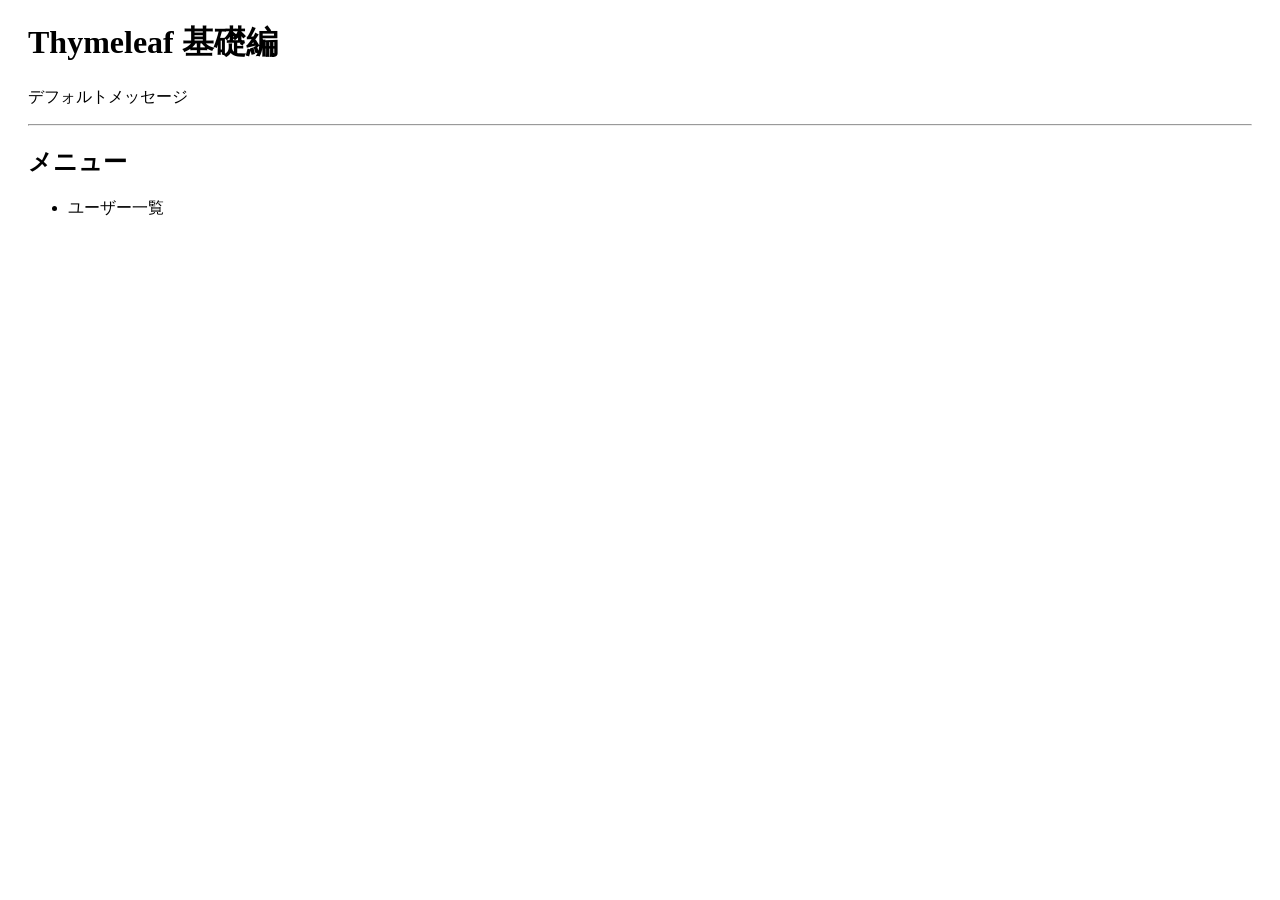
<file: src/main/resources/templates/index.html>
<!DOCTYPE html>
<html xmlns:th="http://www.thymeleaf.org">
<head>
    <meta charset="UTF-8">
    <title>Thymeleaf 基礎編</title>
</head>
<body>
    <!-- ヘッダーフラグメント挿入 -->
    <div th:replace="~{fragments/header :: header}"></div>
    <!-- チャレンジ 1: サイドバーフラグメントの作成 -->
    <div th:replace="~{fragments/sidebar :: sidebar}"></div>
    
    <main style="padding: 0 20px;">
        <h1>Thymeleaf 基礎編</h1>
        <!-- th:text で変数を表示 -->
        <p th:text="${message}">デフォルトメッセージ</p>
        <hr>
        <h2>メニュー</h2>
        <ul>
            <!-- <li><a href="/users">ユーザー一覧</a></li> -->
            <li>
                <!-- 基本的なリンク-->
                <a th:href="@{/users}">ユーザー一覧</a>

                <!-- パラメータ付きリンク 
                <a th:href="@{/user/{id}(id=${user.id})}">詳細</a> -->

                <!-- クエリパラメータ付きリンク -->
            <!-- <a th:href="@{/users(page=${currentPage}, size=10)}">ページ</a> -->
            </li>
        </ul>
    </main>
    
    <!-- フッダーフラグメント挿入 -->
    <div th:replace="~{fragments/footer :: footer}"></div>
</body>
</html>
</file>
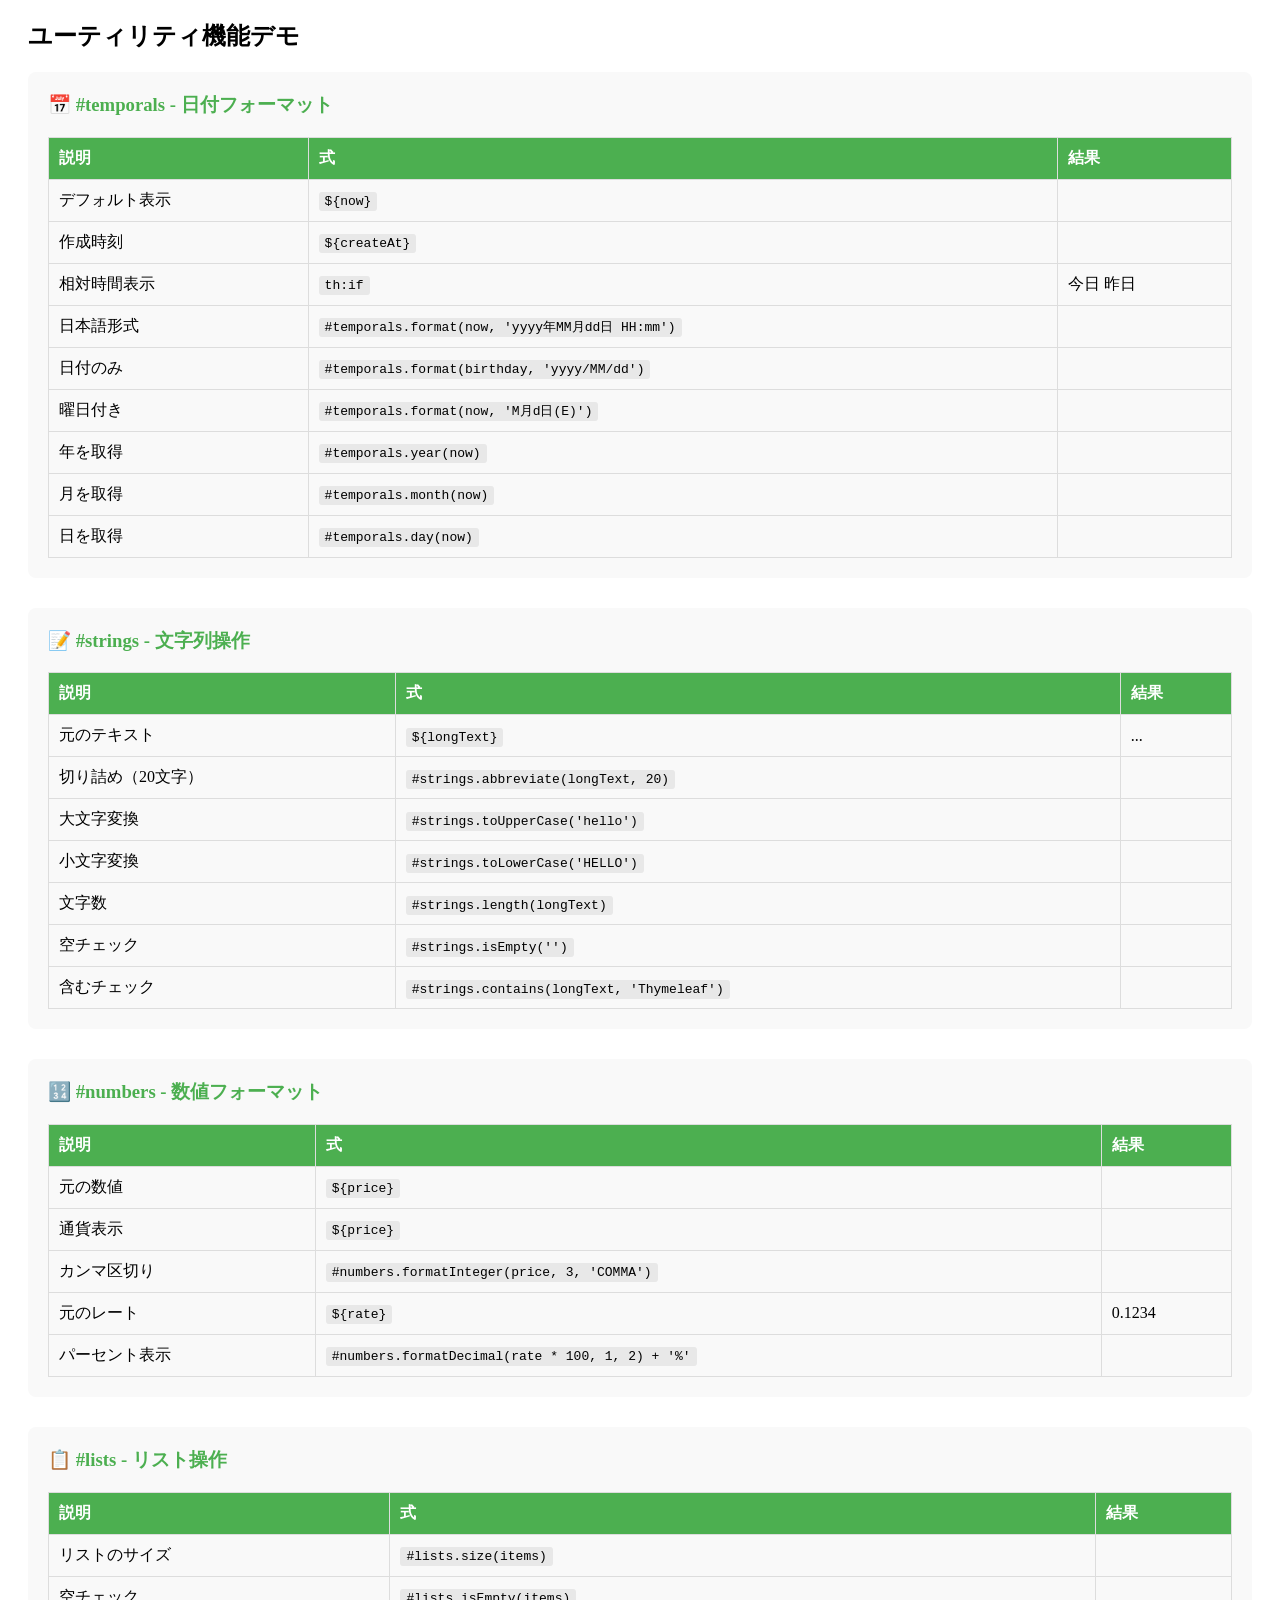
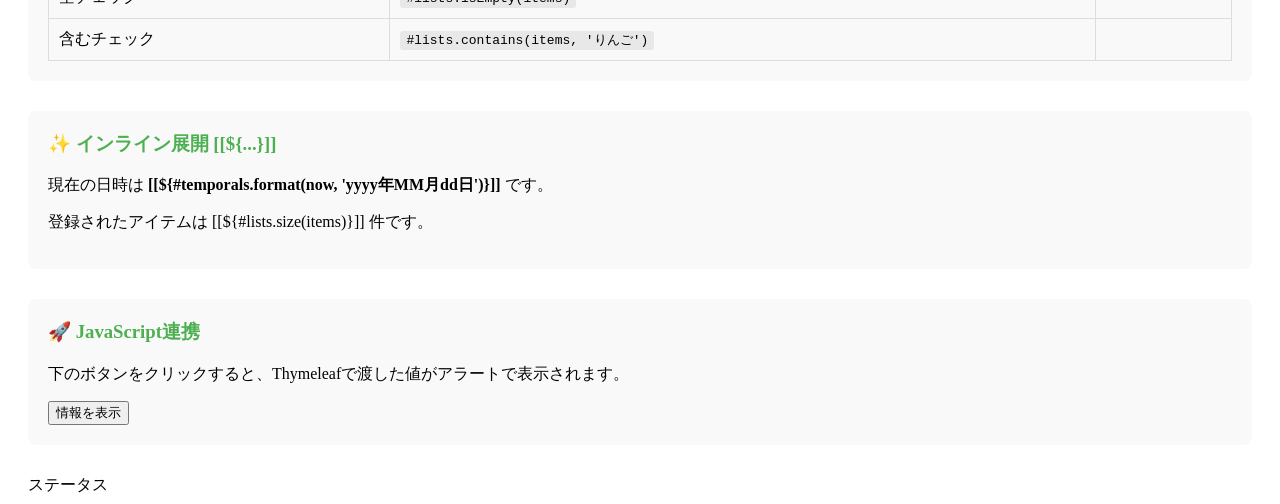
<file: src/main/resources/templates/demo.html>
<!DOCTYPE html>
<html xmlns:th="http://www.thymeleaf.org">
<head>
    <meta charset="UTF-8">
    <title>ユーティリティデモ</title>
    <style>
        .section { 
            margin-bottom: 30px; 
            padding: 20px; 
            background-color: #f9f9f9;
            border-radius: 8px;
        }
        .section h3 { margin-top: 0; color: #4CAF50; }
        table { border-collapse: collapse; width: 100%; }
        th, td { border: 1px solid #ddd; padding: 10px; text-align: left; }
        th { background-color: #4CAF50; color: white; }
        code { background-color: #e8e8e8; padding: 2px 6px; border-radius: 3px; }
        .badge-success {
            background-color: green;
            color: white;
            padding: 5px 10px;
        }
    </style>
</head>
<body>
    <!-- ヘッダーフラグメント -->
    <div th:replace="~{fragments/header :: header}"></div>
    
    <main style="padding: 0 20px;">
        <h2>ユーティリティ機能デモ</h2>
        
        <!-- 日付フォーマット -->
        <div class="section">
            <h3>📅 #temporals - 日付フォーマット</h3>
            <table>
                <tr>
                    <th>説明</th>
                    <th>式</th>
                    <th>結果</th>
                </tr>
                <tr>
                    <td>デフォルト表示</td>
                    <td><code>${now}</code></td>
                    <td th:text="${now}"></td>
                </tr>
            <!-- チャレンジ 1: 相対時間表示 -->
                <tr>
                    <td>作成時刻</td>
                    <td><code>${createAt}</code></td>
                    <td th:text="${createAt}"></td>
                </tr>   
                <tr>
                    <td>相対時間表示</td>
                    <!-- 
                    <td><code>${relativeTime}</code></td>
                    <td th:text="${relativeTime}">3時間前</td>  -->
                    <td><code>th:if</code></td>
                    <td>
                        <span th:if="${#temporals.format(now, 'yyyy-MM-dd') == #temporals.format(createAt, 'yyyy-MM-dd')}">
                            今日
                        </span>
                        <span th:if="${#temporals.format(now.minusDays(1), 'yyyy-MM-dd') == #temporals.format(createAt, 'yyyy-MM-dd')}">
                            昨日
                        </span>
                    </td>
                </tr>

                <tr>
                    <td>日本語形式</td>
                    <td><code>#temporals.format(now, 'yyyy年MM月dd日 HH:mm')</code></td>
                    <td th:text="${#temporals.format(now, 'yyyy年MM月dd日 HH:mm')}"></td>
                </tr>
                <tr>
                    <td>日付のみ</td>
                    <td><code>#temporals.format(birthday, 'yyyy/MM/dd')</code></td>
                    <td th:text="${#temporals.format(birthday, 'yyyy/MM/dd')}"></td>
                </tr>
                <tr>
                    <td>曜日付き</td>
                    <td><code>#temporals.format(now, 'M月d日(E)')</code></td>
                    <td th:text="${#temporals.format(now, 'M月d日(E)')}"></td>
                </tr>
                <tr>
                    <td>年を取得</td>
                    <td><code>#temporals.year(now)</code></td>
                    <td th:text="${#temporals.year(now)}"></td>
                </tr>
                <tr>
                    <td>月を取得</td>
                    <td><code>#temporals.month(now)</code></td>
                    <td th:text="${#temporals.month(now)}"></td>
                </tr>
                <tr>
                    <td>日を取得</td>
                    <td><code>#temporals.day(now)</code></td>
                    <td th:text="${#temporals.day(now)}"></td>
                </tr>
            </table>
        </div>
        
        <!-- 文字列操作 -->
        <div class="section">
            <h3>📝 #strings - 文字列操作</h3>
            <table>
                <tr>
                    <th>説明</th>
                    <th>式</th>
                    <th>結果</th>
                </tr>
                <tr>
                    <td>元のテキスト</td>
                    <td><code>${longText}</code></td>
                    <td th:text="${longText}">...</td>
                </tr>
                <tr>
                    <td>切り詰め（20文字）</td>
                    <td><code>#strings.abbreviate(longText, 20)</code></td>
                    <td th:text="${#strings.abbreviate(longText, 20)}"></td>
                </tr>
                <tr>
                    <td>大文字変換</td>
                    <td><code>#strings.toUpperCase('hello')</code></td>
                    <td th:text="${#strings.toUpperCase('hello')}"></td>
                </tr>
                <tr>
                    <td>小文字変換</td>
                    <td><code>#strings.toLowerCase('HELLO')</code></td>
                    <td th:text="${#strings.toLowerCase('HELLO')}"></td>
                </tr>
                <tr>
                    <td>文字数</td>
                    <td><code>#strings.length(longText)</code></td>
                    <td th:text="${#strings.length(longText)}"></td>
                </tr>
                <tr>
                    <td>空チェック</td>
                    <td><code>#strings.isEmpty('')</code></td>
                    <td th:text="${#strings.isEmpty('')}"></td>
                </tr>
                <tr>
                    <td>含むチェック</td>
                    <td><code>#strings.contains(longText, 'Thymeleaf')</code></td>
                    <td th:text="${#strings.contains(longText, 'Thymeleaf')}"></td>
                </tr>
            </table>
        </div>
        
        <!-- 数値フォーマット -->
        <div class="section">
            <h3>🔢 #numbers - 数値フォーマット</h3>
            <table>
                <tr>
                    <th>説明</th>
                    <th>式</th>
                    <th>結果</th>
                </tr>
                <tr>
                    <td>元の数値</td>
                    <td><code>${price}</code></td>
                    <td th:text="${price}"></td>
                </tr>
                <!-- チャレンジ 2: 通貨フォーマット -->
                <tr>
                    <td>通貨表示</td>
                    <td><code>${price}</code></td>
                    <td th:text="'¥' + ${#numbers.formatInteger(price, 3, 'COMMA')}"></td>
                </tr>
                <tr>
                    <td>カンマ区切り</td>
                    <td><code>#numbers.formatInteger(price, 3, 'COMMA')</code></td>
                    <td th:text="${#numbers.formatInteger(price, 3, 'COMMA')}"></td>
                </tr>
                <tr>
                    <td>元のレート</td>
                    <td><code>${rate}</code></td>
                    <td th:text="${rate}">0.1234</td>
                </tr>
                <tr>
                    <td>パーセント表示</td>
                    <td><code>#numbers.formatDecimal(rate * 100, 1, 2) + '%'</code></td>
                    <td th:text="${#numbers.formatDecimal(rate * 100, 1, 2) + '%'}"></td>
                </tr>
            </table>
        </div>
        
        <!-- リスト操作 -->
        <div class="section">
            <h3>📋 #lists - リスト操作</h3>
            <table>
                <tr>
                    <th>説明</th>
                    <th>式</th>
                    <th>結果</th>
                </tr>
                <tr>
                    <td>リストのサイズ</td>
                    <td><code>#lists.size(items)</code></td>
                    <td th:text="${#lists.size(items)}"></td>
                </tr>
                <tr>
                    <td>空チェック</td>
                    <td><code>#lists.isEmpty(items)</code></td>
                    <td th:text="${#lists.isEmpty(items)}"></td>
                </tr>
                <tr>
                    <td>含むチェック</td>
                    <td><code>#lists.contains(items, 'りんご')</code></td>
                    <td th:text="${#lists.contains(items, 'りんご')}"></td>
                </tr>
            </table>
        </div>
        
        <!-- インライン展開 -->
        <div class="section">
            <h3 th:inline="none">✨ インライン展開 [[${...}]]</h3>
            <p>
                現在の日時は <strong>[[${#temporals.format(now, 'yyyy年MM月dd日')}]]</strong> です。
            </p>
            <p>
                登録されたアイテムは [[${#lists.size(items)}]] 件です。
            </p>
        </div>
        
        <!-- JavaScript連携 -->
        <div class="section">
            <h3>🚀 JavaScript連携</h3>
            <p>下のボタンをクリックすると、Thymeleafで渡した値がアラートで表示されます。</p>
            <button onclick="showInfo()">情報を表示</button>
            
            <script th:inline="javascript">
                // Thymeleaf変数をJavaScriptで使用
                const currentDate = /*[[${#temporals.format(now, 'yyyy-MM-dd')}]]*/ '2024-01-01';
                const itemCount = /*[[${#lists.size(items)}]]*/ 0;
                const itemList = /*[[${items}]]*/ [];
                
                function showInfo() {
                    alert('日付: ' + currentDate + '\n' +
                          'アイテム数: ' + itemCount + '\n' +
                          'アイテム: ' + itemList.join(', '));
                }
            </script>
        </div>

        <span id="status-badge">ステータス</span>


        <script th:inline="javascript">
            const status = /*[[${status}]]*/ 'default';
            document.getElementById('status-badge').className = 'badge-' + status;
        </script>

    </main>

    <!-- フッターフラグメント -->
    <div th:replace="~{fragments/footer :: footer}"></div>

</body>
</html>
</file>
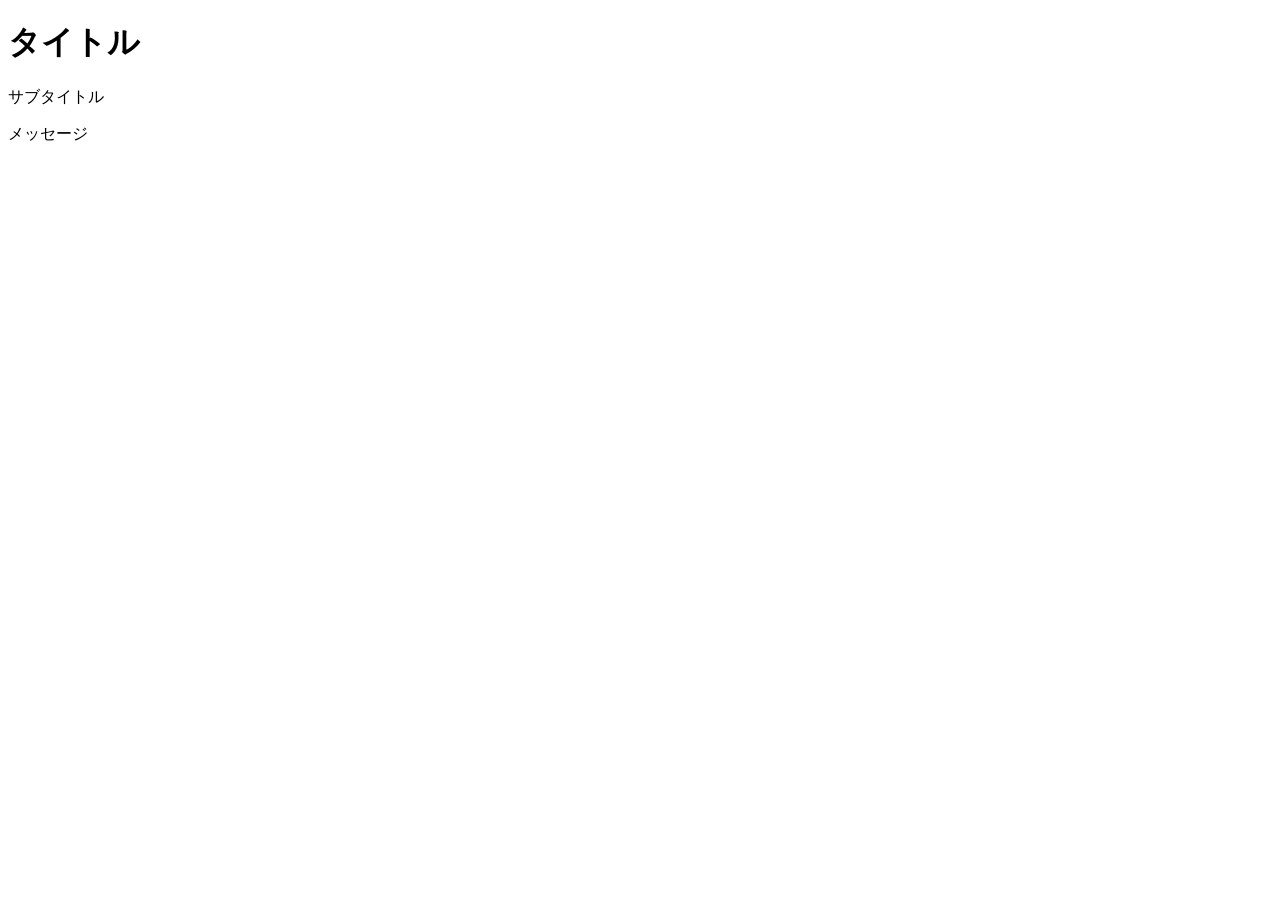
<file: src/main/resources/templates/fragments/common.html>
<!DOCTYPE html>
<html xmlns:th="http://www.thymeleaf.org">
<head th:fragment="commonHead(pageTitle)">
    <meta charset="UTF-8">
    <title th:text="${pageTitle}">ページタイトル</title>
    <link rel="stylesheet" th:href="@{/css/common.css}">
</head>
<body>
    <div th:fragment="pageTitle(title, subtitle)">
        <h1 th:text="${title}">タイトル</h1>
        <p th:if="${subtitle}" th:text="${subtitle}">サブタイトル</p>
    </div>

    <div th:fragment="alert(type, message)"
         th:class="'alert alert-' + ${type}">
        <span th:text="${message}">メッセージ</span>
    </div>
</body>
</html>
</file>
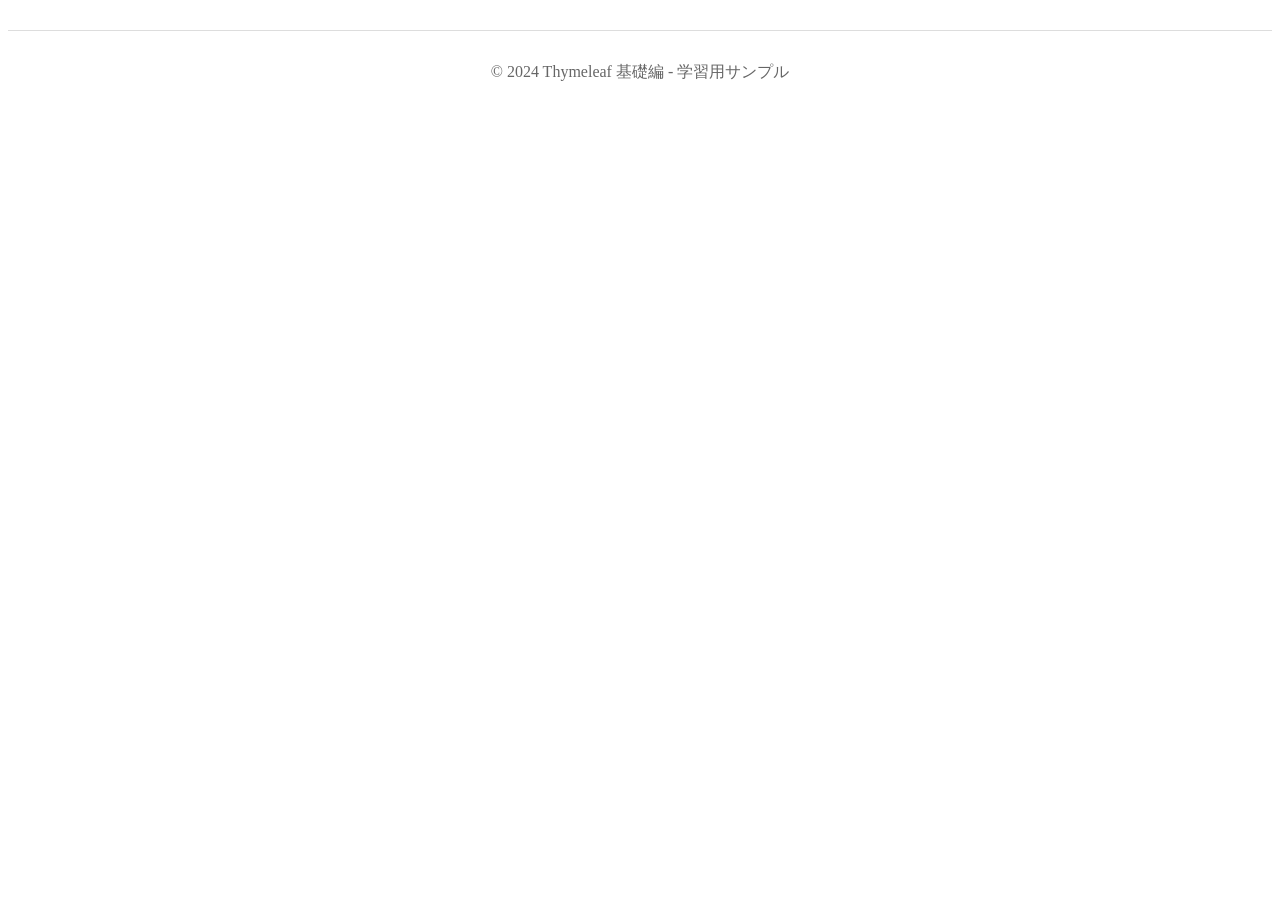
<file: src/main/resources/templates/fragments/footer.html>
<!DOCTYPE html>
<html xmlns:th="http://www.thymeleaf.org">
<head>
    <meta charset="UTF-8">
</head>
<body>
    <!-- フッターフラグメント -->
    <footer th:fragment="footer" style="border-top: 1px solid #ddd; padding: 15px; margin-top: 30px; text-align: center; color: #666;">
        <p>© 2024 Thymeleaf 基礎編 - 学習用サンプル</p>
    </footer>
</body>
</html>
</file>
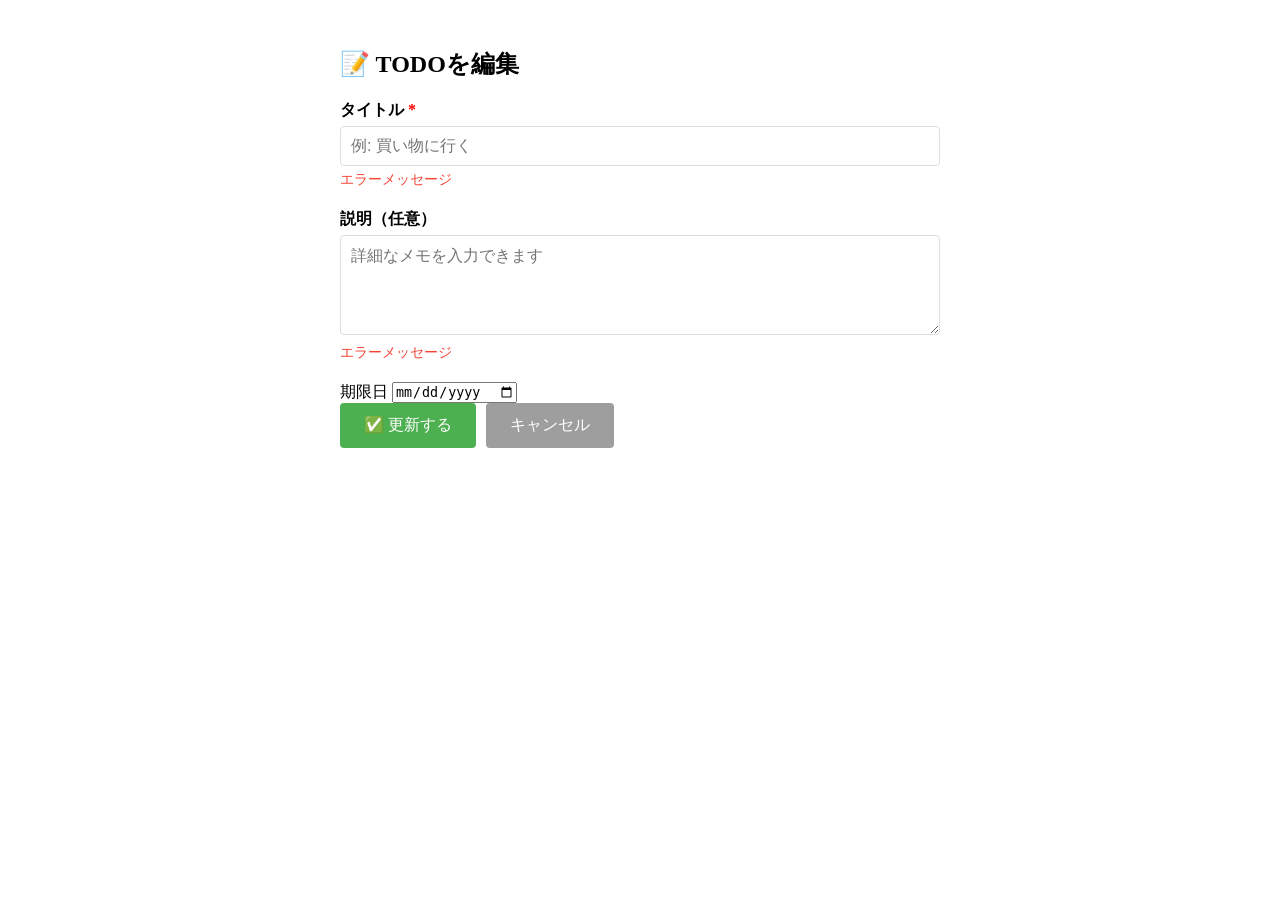
<file: src/main/resources/templates/todos/edit.html>
<!DOCTYPE html>
<html xmlns:th="http://www.thymeleaf.org">
<head>
    <meta charset="UTF-8">
    <title>TODO編集</title>
    <style>
        .form-container {
            max-width: 600px;
            margin: 0 auto;
            padding: 20px;
        }
        .form-group {
            margin-bottom: 20px;
        }
        .form-group label {
            display: block;
            margin-bottom: 5px;
            font-weight: bold;
        }
        .form-group input,
        .form-group textarea {
            width: 100%;
            padding: 10px;
            border: 1px solid #ddd;
            border-radius: 4px;
            font-size: 16px;
            box-sizing: border-box;
        }
        .form-group textarea {
            min-height: 100px;
            resize: vertical;
        }
        .form-group input:focus,
        .form-group textarea:focus {
            outline: none;
            border-color: #4CAF50;
        }
        .error-message {
            color: #f44336;
            font-size: 14px;
            margin-top: 5px;
        }
        .btn-group {
            display: flex;
            gap: 10px;
        }
        .btn {
            padding: 12px 24px;
            border: none;
            border-radius: 4px;
            cursor: pointer;
            font-size: 16px;
        }
        .btn-primary {
            background-color: #4CAF50;
            color: white;
        }
        .btn-secondary {
            background-color: #9e9e9e;
            color: white;
            text-decoration: none;
            display: inline-block;
        }
    </style>
</head>
<body>
    <!-- ヘッダーフラグメント -->
    <div th:replace="~{fragments/header :: header}"></div>
    
    <main style="padding: 0 20px;">
        <div class="form-container">
            <h2>📝 TODOを編集</h2>
            
            <form th:action="@{/todos/{id}(id=${todoId})}" th:object="${todoForm}" method="post">
                <div class="form-group">
                    <label for="title">タイトル <span style="color: red;">*</span></label>
                    <input type="text" id="title" th:field="*{title}" 
                           placeholder="例: 買い物に行く"
                           th:classappend="${#fields.hasErrors('title')} ? 'error' : ''">
                    <p class="error-message" th:if="${#fields.hasErrors('title')}" th:errors="*{title}">エラーメッセージ</p>
                </div>
                
                <div class="form-group">
                    <label for="description">説明（任意）</label>
                    <textarea id="description" th:field="*{description}" 
                              placeholder="詳細なメモを入力できます"></textarea>
                    <p class="error-message" th:if="${#fields.hasErrors('description')}" th:errors="*{description}">エラーメッセージ</p>
                </div>

                <div>
                <label for="dueDate">期限日</label>
                <input type="date" id="dueDate" th:field="*{dueDate}">
                </div>
                
                <div class="btn-group">
                    <button type="submit" class="btn btn-primary">✅ 更新する</button>
                    <a th:href="@{/todos}" class="btn btn-secondary">キャンセル</a>
                </div>
            </form>
        </div>
    </main>
    
    <!-- フッターフラグメント -->
    <div th:replace="~{fragments/footer :: footer}"></div>
</body>
</html>
</file>
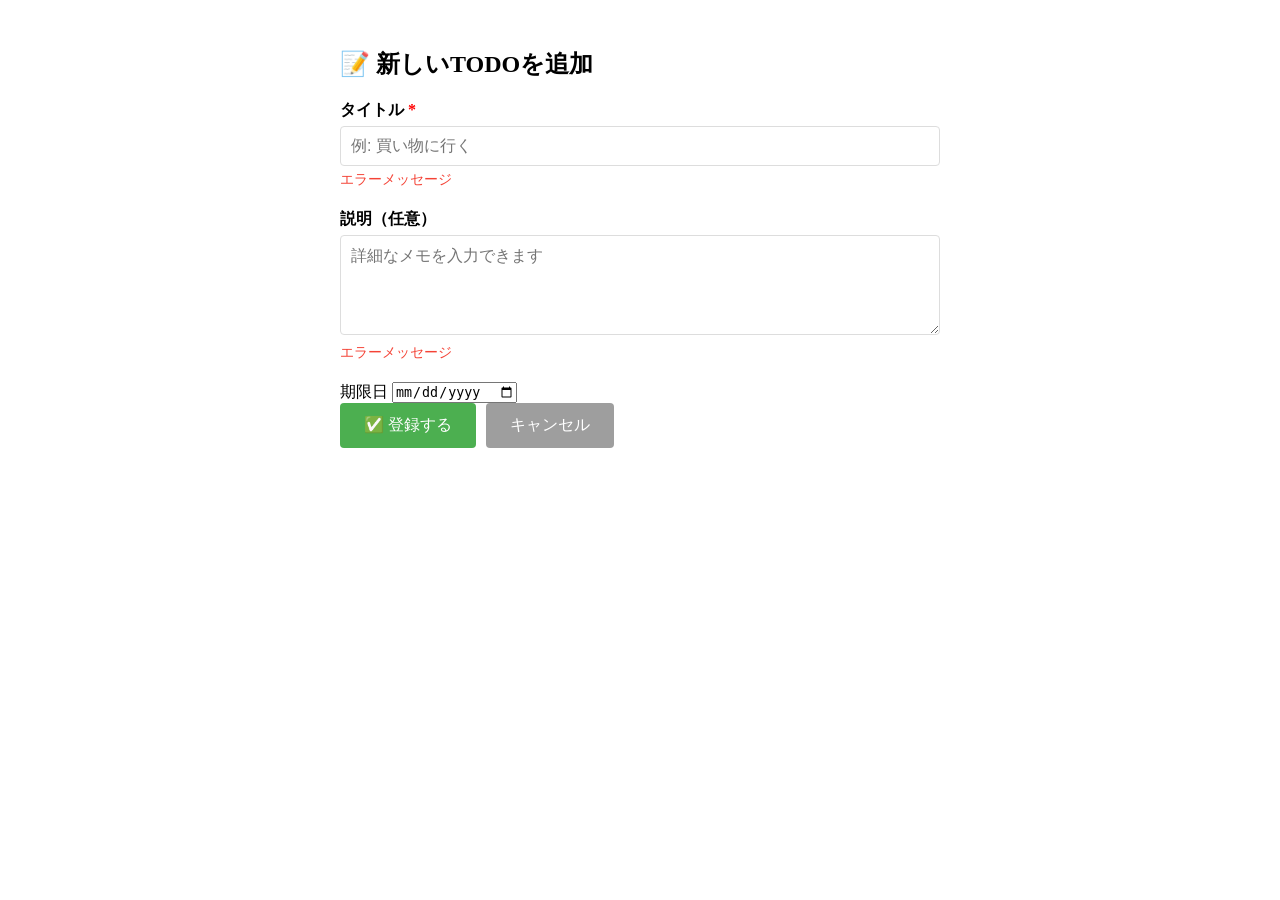
<file: src/main/resources/templates/todos/form.html>
<!DOCTYPE html>
<html xmlns:th="http://www.thymeleaf.org">
<head>
    <meta charset="UTF-8">
    <title>TODO登録</title>
    <style>
        .form-container {
            max-width: 600px;
            margin: 0 auto;
            padding: 20px;
        }
        .form-group {
            margin-bottom: 20px;
        }
        .form-group label {
            display: block;
            margin-bottom: 5px;
            font-weight: bold;
        }
        .form-group input,
        .form-group textarea {
            width: 100%;
            padding: 10px;
            border: 1px solid #ddd;
            border-radius: 4px;
            font-size: 16px;
            box-sizing: border-box;
        }
        .form-group textarea {
            min-height: 100px;
            resize: vertical;
        }
        .form-group input:focus,
        .form-group textarea:focus {
            outline: none;
            border-color: #4CAF50;
        }
        .error-message {
            color: #f44336;
            font-size: 14px;
            margin-top: 5px;
        }
        .btn-group {
            display: flex;
            gap: 10px;
        }
        .btn {
            padding: 12px 24px;
            border: none;
            border-radius: 4px;
            cursor: pointer;
            font-size: 16px;
        }
        .btn-primary {
            background-color: #4CAF50;
            color: white;
        }
        .btn-secondary {
            background-color: #9e9e9e;
            color: white;
            text-decoration: none;
            display: inline-block;
        }
    </style>
</head>
<body>
    <!-- ヘッダーフラグメント -->
    <div th:replace="~{fragments/header :: header}"></div>
    
    <main style="padding: 0 20px;">
        <div class="form-container">
            <h2>📝 新しいTODOを追加</h2>
            
            <form th:action="@{/todos}" th:object="${todoForm}" method="post">
                <div class="form-group">
                    <label for="title">タイトル <span style="color: red;">*</span></label>
                    <input type="text" id="title" th:field="*{title}" 
                           placeholder="例: 買い物に行く"
                           th:classappend="${#fields.hasErrors('title')} ? 'error' : ''">
                    <p class="error-message" th:if="${#fields.hasErrors('title')}" th:errors="*{title}">エラーメッセージ</p>
                </div>
                
                <div class="form-group">
                    <label for="description">説明（任意）</label>
                    <textarea id="description" th:field="*{description}" 
                              placeholder="詳細なメモを入力できます"></textarea>
                    <p class="error-message" th:if="${#fields.hasErrors('description')}" th:errors="*{description}">エラーメッセージ</p>
                </div>
                
                <div>
                <label for="dueDate">期限日</label>
                <input type="date" id="dueDate" th:field="*{dueDate}">
                </div>  

                <div class="btn-group">
                    <button type="submit" class="btn btn-primary">✅ 登録する</button>
                    <a th:href="@{/todos}" class="btn btn-secondary">キャンセル</a>
                </div>
            </form>
        </div>
    </main>
    
    <!-- フッターフラグメント -->
    <div th:replace="~{fragments/footer :: footer}"></div>
</body>
</html>
</file>
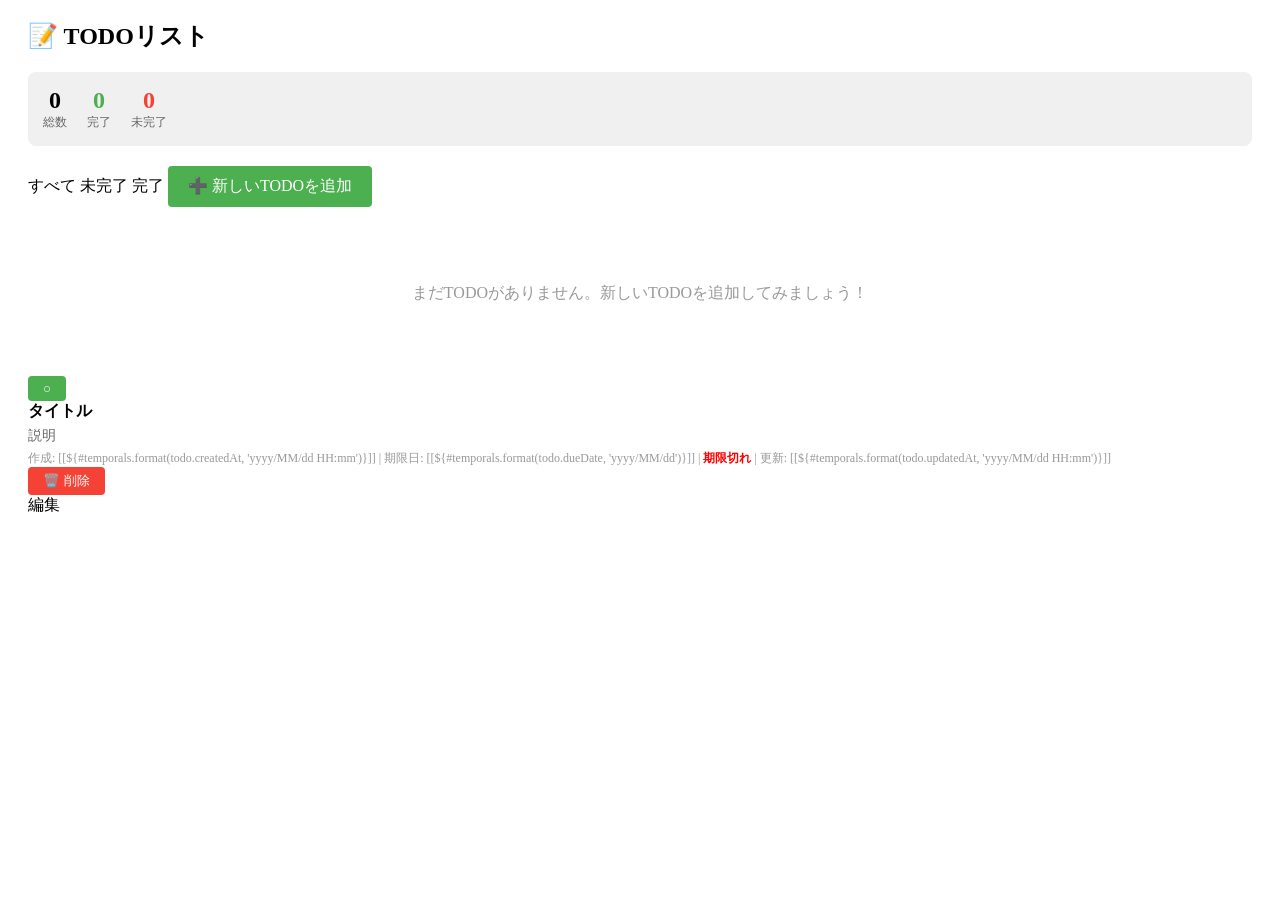
<file: src/main/resources/templates/todos/list.html>
<!DOCTYPE html>
<html xmlns:th="http://www.thymeleaf.org">
<head>
    <meta charset="UTF-8">
    <title>TODO一覧</title>
    <style>
        .stats { 
            display: flex; 
            gap: 20px; 
            margin-bottom: 20px;
            padding: 15px;
            background-color: #f0f0f0;
            border-radius: 8px;
        }
        .stat-item { text-align: center; }
        .stat-number { font-size: 24px; font-weight: bold; }
        .stat-label { font-size: 12px; color: #666; }
        
        .todo-list { list-style: none; padding: 0; }
        .todo-item {
            display: flex;
            align-items: center;
            padding: 15px;
            margin-bottom: 10px;
            background-color: white;
            border: 1px solid #ddd;
            border-radius: 8px;
        }
        .todo-item.completed { background-color: #f9f9f9; opacity: 0.7; }
        .todo-item.completed .todo-title { text-decoration: line-through; }
        
        .todo-checkbox { margin-right: 15px; }
        .todo-content { flex: 1; }
        .todo-title { font-weight: bold; margin-bottom: 5px; }
        .todo-description { color: #666; font-size: 14px; }
        .todo-meta { font-size: 12px; color: #999; margin-top: 5px; }
        
        .todo-actions { display: flex; gap: 10px; }
        .btn { 
            padding: 5px 15px; 
            border: none; 
            border-radius: 4px; 
            cursor: pointer; 
        }
        .btn-toggle { background-color: #4CAF50; color: white; }
        .btn-delete { background-color: #f44336; color: white; }
        
        .empty-message { 
            text-align: center; 
            padding: 40px; 
            color: #999; 
        }
        .add-btn {
            display: inline-block;
            padding: 10px 20px;
            background-color: #4CAF50;
            color: white;
            text-decoration: none;
            border-radius: 4px;
            margin-bottom: 20px;
        }
        .overdue {
        color: red;
        font-weight: bold;
        }
    </style>
</head>
<body>
    <!-- ヘッダーフラグメント -->
    <div th:replace="~{fragments/header :: header}"></div>
    
    <main style="padding: 0 20px;">
        <h2>📝 TODOリスト</h2>
        
        <!-- 統計情報 -->
        <div class="stats">
            <div class="stat-item">
                <div class="stat-number" th:text="${totalCount}">0</div>
                <div class="stat-label">総数</div>
            </div>
            <div class="stat-item">
                <div class="stat-number" style="color: #4CAF50;" th:text="${completedCount}">0</div>
                <div class="stat-label">完了</div>
            </div>
            <div class="stat-item">
                <div class="stat-number" style="color: #f44336;" th:text="${incompleteCount}">0</div>
                <div class="stat-label">未完了</div>
            </div>
        </div>

        <a th:href="@{/todos}">すべて</a>
        <a th:href="@{/todos(filter='incomplete')}">未完了</a>
        <a th:href="@{/todos(filter='completed')}">完了</a>
        
        <!-- 新規作成ボタン -->
        <a th:href="@{/todos/new}" class="add-btn">➕ 新しいTODOを追加</a>
        
        <!-- TODO一覧 -->
        <div th:if="${#lists.isEmpty(todos)}" class="empty-message">
            <p>まだTODOがありません。新しいTODOを追加してみましょう！</p>
        </div>
        
        <ul class="todo-list" th:unless="${#lists.isEmpty(todos)}">
            <li th:each="todo : ${todos}" 
                th:class="${todo.completed} ? 'todo-item completed' : 'todo-item'"
                th:classappend="${todo.overdue} ? ' overdue' : ''">
                
                <!-- 完了/未完了切り替えボタン -->
                <form th:action="@{/todos/{id}/toggle(id=${todo.id})}" method="post" class="todo-checkbox">
                    <button type="submit" class="btn btn-toggle" 
                            th:text="${todo.completed} ? '✓' : '○'">○</button>
                </form>

                <!-- TODOの内容 -->
                <div class="todo-content">
                    <div class="todo-title" th:text="${todo.title}">タイトル</div>
                    <div class="todo-description" th:if="${todo.description}" th:text="${todo.description}">説明</div>
                    <div class="todo-meta">
                        作成: [[${#temporals.format(todo.createdAt, 'yyyy/MM/dd HH:mm')}]]

                        <span th:if="${todo.dueDate != null}">
                            | 期限日: [[${#temporals.format(todo.dueDate, 'yyyy/MM/dd')}]]
                        </span>
                        
                        <span th:if="${todo.overdue}">
                            | <strong style="color: red;">期限切れ</strong>
                        </span>

                        <span th:if="${todo.completed}">
                            | 更新: [[${#temporals.format(todo.updatedAt, 'yyyy/MM/dd HH:mm')}]]
                        </span>
                    </div>
                </div>
                
                <!-- 削除ボタン -->
                <div class="todo-actions">
                    <form th:action="@{/todos/{id}/delete(id=${todo.id})}" method="post"
                          onsubmit="return confirm('このTODOを削除しますか？');">
                        <button type="submit" class="btn btn-delete">🗑️ 削除</button>
                    </form>
                </div>

                <!-- 編集ページ -->
                <a th:href="@{/todos/{id}/edit(id=${todo.id})}">編集</a>    
            </li>
        </ul>
    </main>
    
    <!-- フッターフラグメント -->
    <div th:replace="~{fragments/footer :: footer}"></div>
</body>
</html>
</file>
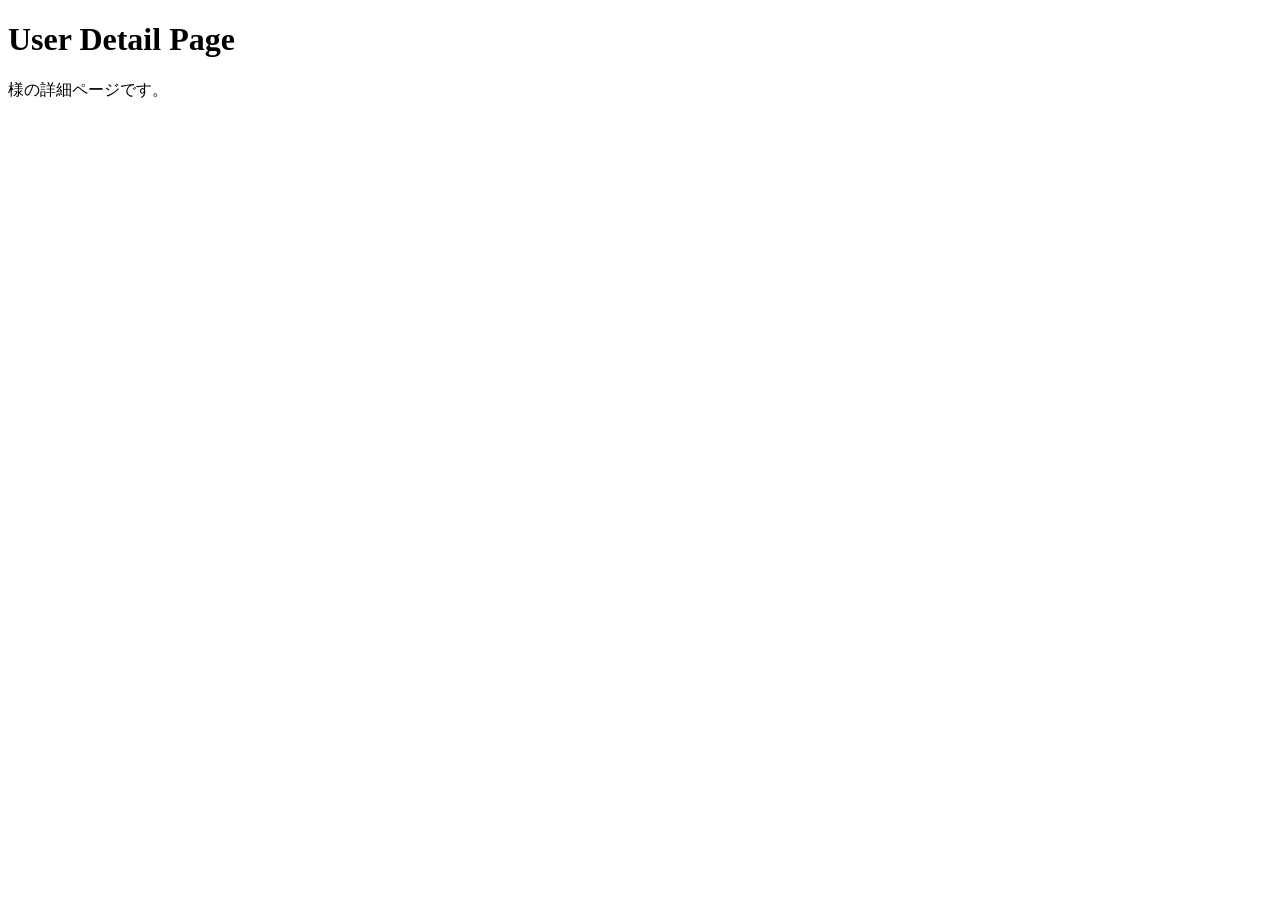
<file: src/main/resources/templates/users/detail.html>
<!DOCTYPE html>
<html xmlns:th="http://www.thymeleaf.org">
    <head>
        <meta charset="UTF-8">
        <title>User Detail Page</title>
    </head>

    <body>
        <h1>User Detail Page</h1>
        <p>
            <span th:text="${user.name}"></span>
            様の詳細ページです。
        </p>
    </body>
</html>
</file>
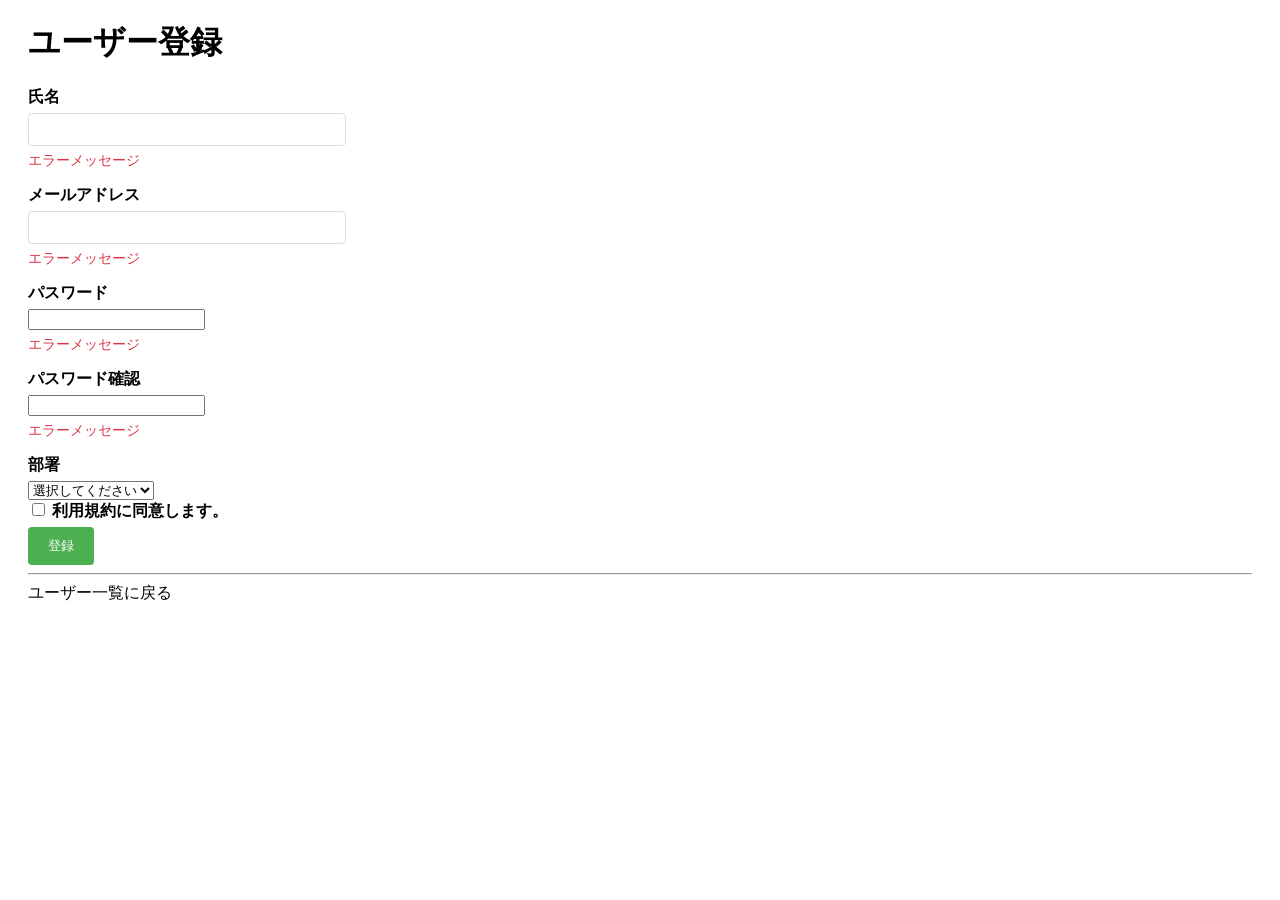
<file: src/main/resources/templates/users/form.html>
<!DOCTYPE html>
<html xmlns="http://www.thymeleaf.org">
    <head>
        <meta charset="UTF-8">
        <title>ユーザー登録</title>
        <style>
            body { font-family: Arial, sans-serif;}
            .form-group { margin-bottom: 15px; }
            label { display: block; margin-bottom: 5px; font-weight: bold; }
            input[type="text"], input[type="email"] {
                width: 300px;
                padding: 8px;
                border: 1px solid #ddd;
                border-radius: 4px;
            }
            input.error { border-color: #dc3545; }
            .error-message { color: #dc3545; font-size: 0.9em; margin-top: 5px; }
            button {
                background-color: #4CAF50;
                color: white;
                padding: 10px 20px;
                border: none;
                border-radius: 4px;
                cursor: pointer;
            }
            button:hover { background-color: #45a049; }
        </style>
    </head>

    <body>

        <div th:replace="~{fragments/header :: header}"></div>
        <main style="padding: 0 20px;">

            <h1>ユーザー登録</h1>
    
            <!-- th:object でフォームにオブジェクトをバインド -->
             <form th:action="@{/users}" th:object="${userForm}" method="post">
    
                <div class="form-group">
                    <label for="name">氏名</label>
                    <!-- th:field で入力フィールドとプロパティを連携 -->
                     <input type="text" id="name" th:field="*{name}"
                        th:classappend="${#fields.hasErrors('name')} ? 'error' : ''">
                    <!-- th:errors でエラーメッセージを表示 -->
                     <p th:if="${#fields.hasErrors('name')}" th:errors="*{name}" class="error-message">
                        エラーメッセージ
                     </p>
                </div>
    
                <div class="form-group">
                    <label for="email">メールアドレス</label>
                    <input type="email" id="email" th:field="*{email}"
                        th:classappend="${#fields.hasErrors('email')} ? 'error' : ''">
                    <p th:if="${#fields.hasErrors('email')}" th:errors="*{email}" class="error-message">
                        エラーメッセージ
                    </p>
                </div>
    
                <!-- チャレンジ 1: パスワードフィールドの追加 -->
                <div class="form-group">
                    <label for="password">パスワード</label>
                    <input type="password" id="password" th:field="*{password}"
                        th:classappend="${#fields.hasErrors('password')} ? 'error' : ''">
                    <p th:if="${#fields.hasErrors('password')}" th:errors="*{password}" class="error-message">
                        エラーメッセージ
                    </p>
                </div>
    
                <div class="form-group">
                    <label for="password">パスワード確認</label>
                    <input type="password" id="password" th:field="*{confirmPassword}"
                        th:classappend="${#fields.hasErrors('confirmPassword')} ? 'error' : ''">
                    <p th:if="${#fields.hasErrors('confirmPassword')}" th:errors="*{confirmPassword}" class="error-message">
                        エラーメッセージ
                    </p>
                </div>
    
                <!-- チャレンジ 2: セレクトボックスの追加 -->
                <div>
                    <label>部署</label>
                    <select th:field="*{department}">
                        <option value="">選択してください</option>
                        <option value="sales">営業部</option>
                        <option value="engineering">技術部</option>
                    </select>
                </div>
    
                <!-- チャレンジ 3: チェックボックスの追加 -->
                <div>
                    <label>
                        <input type="checkbox" th:field="*{agreedToTerms}">
                        利用規約に同意します。
                    </label>
                    <div th:if="${#fields.hasErrors('agreedToTerms')}" th:errors="*{agreedToTerms}"></div>
                </div>
    
    
                <button type="submit">登録</button>
             </form>
             <hr>
             <a th:href="@{/users}">ユーザー一覧に戻る</a>
        </main>
        <div th:replace="~{fragments/footer :: footer}"></div>
    </body>
</html>
</file>
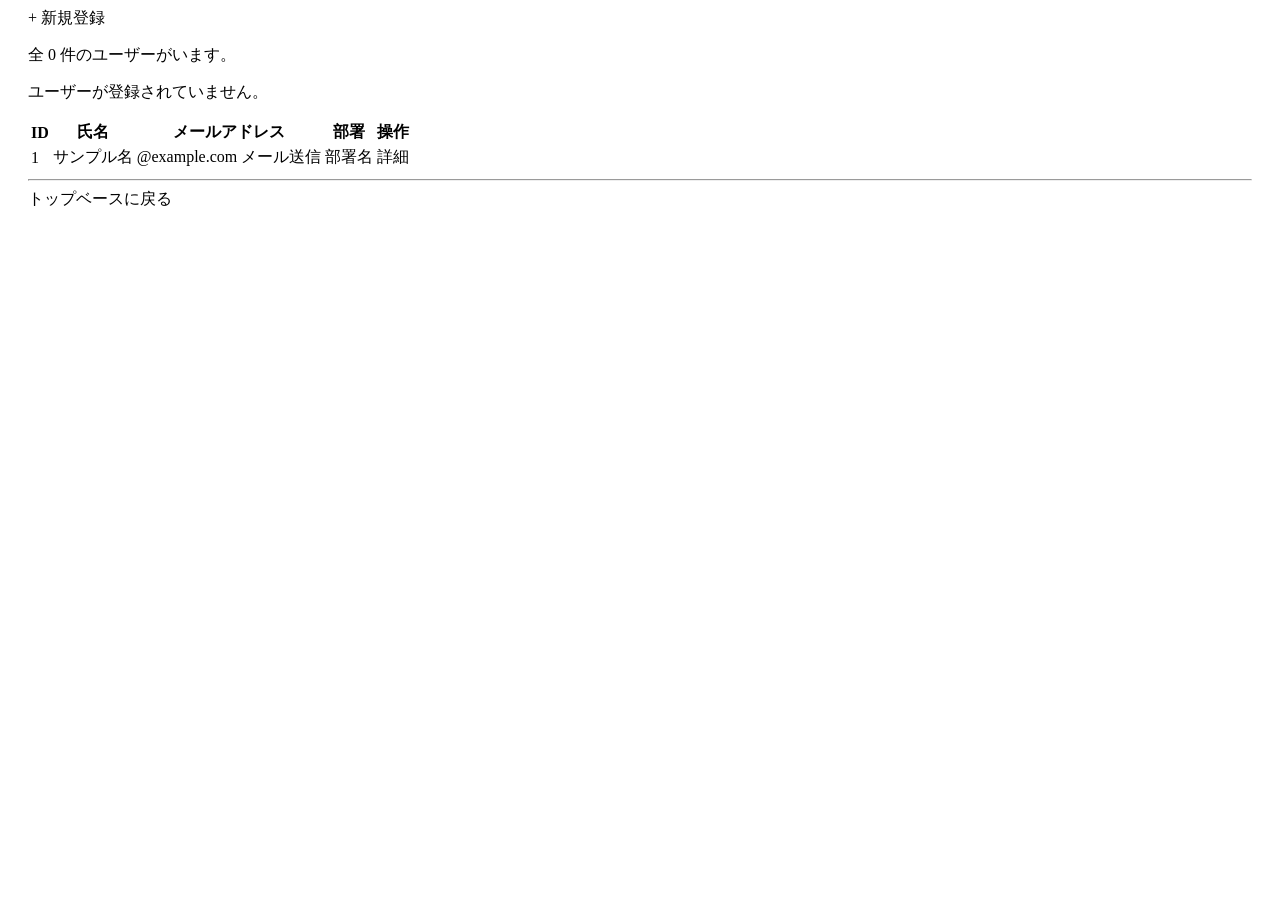
<file: src/main/resources/templates/users/list.html>
<!DOCTYPE html>
<html xmlns:th="http://www.thymeleaf.org">
    <head th:replace="~{fragments/common :: commonHead('ユーザー一覧')}"></head>
    <body>
        <div th:replace="~{fragments/header :: header}"></div>
        
        <main style="padding: 0 20px;">
            <div th:replace="~{fragments/common :: alert('success', 'ユーザー登録が完了しました。')}"></div>

            <div th:replace="~{fragments/common :: pageTitle('ユーザー一覧', '登録されたユーザーを表示します')}"></div>
    
            <!-- 新規登録ボタン -->
             <a th:href="@{/users/new}" class="btn">+ 新規登録</a>
            
            <!-- 件数を表示 -->
            <p th:if="${totalCount > 0}">
                全 <span th:text="${totalCount}">0</span> 件のユーザーがいます。
            </p>
            <p th:unless="${totalCount > 0}">
                ユーザーが登録されていません。
            </p>
    
            <!-- ユーザーテーブル -->
             <table>
                <thead>
                    <tr>
                        <th>ID</th>
                        <th>氏名</th>
                        <th>メールアドレス</th>
                        <th>部署</th>
                        <th>操作</th>
                    </tr>
                </thead>
                <tbody>
                    <!-- th:each でリストをループ -->
                     <!-- チャレンジ 2: 偶数行に背景色を付ける -->
                     <tr th:each="user, stat : ${users}"
                     th:class="${stat.even} ? 'even-row' : 'odd-row'">
                        <td th:text="${user.id}">1</td>
                        <td th:text="${user.name}">サンプル名</td>
                        <!-- チャレンジ 3: メールアドレスリンク -->
                        <td>
                            <span th:text="${user.email}">@example.com</span>
                             <a th:href="@{'mailto:' + ${user.email}}">メール送信</a>
                        </td>
                        <td th:text="${user.department}">部署名</td>
                        <td>
                            <a th:href="@{/users/{id}(id=${user.id})}">詳細</a>
                        </td>
                     </tr>
                </tbody>
             </table>
    
             <hr>
             <a th:href="@{/}">トップベースに戻る</a>
        </main>

        <div th:replace="~{fragments/footer :: footer}"></div>
    </body>
</html>
</file>
